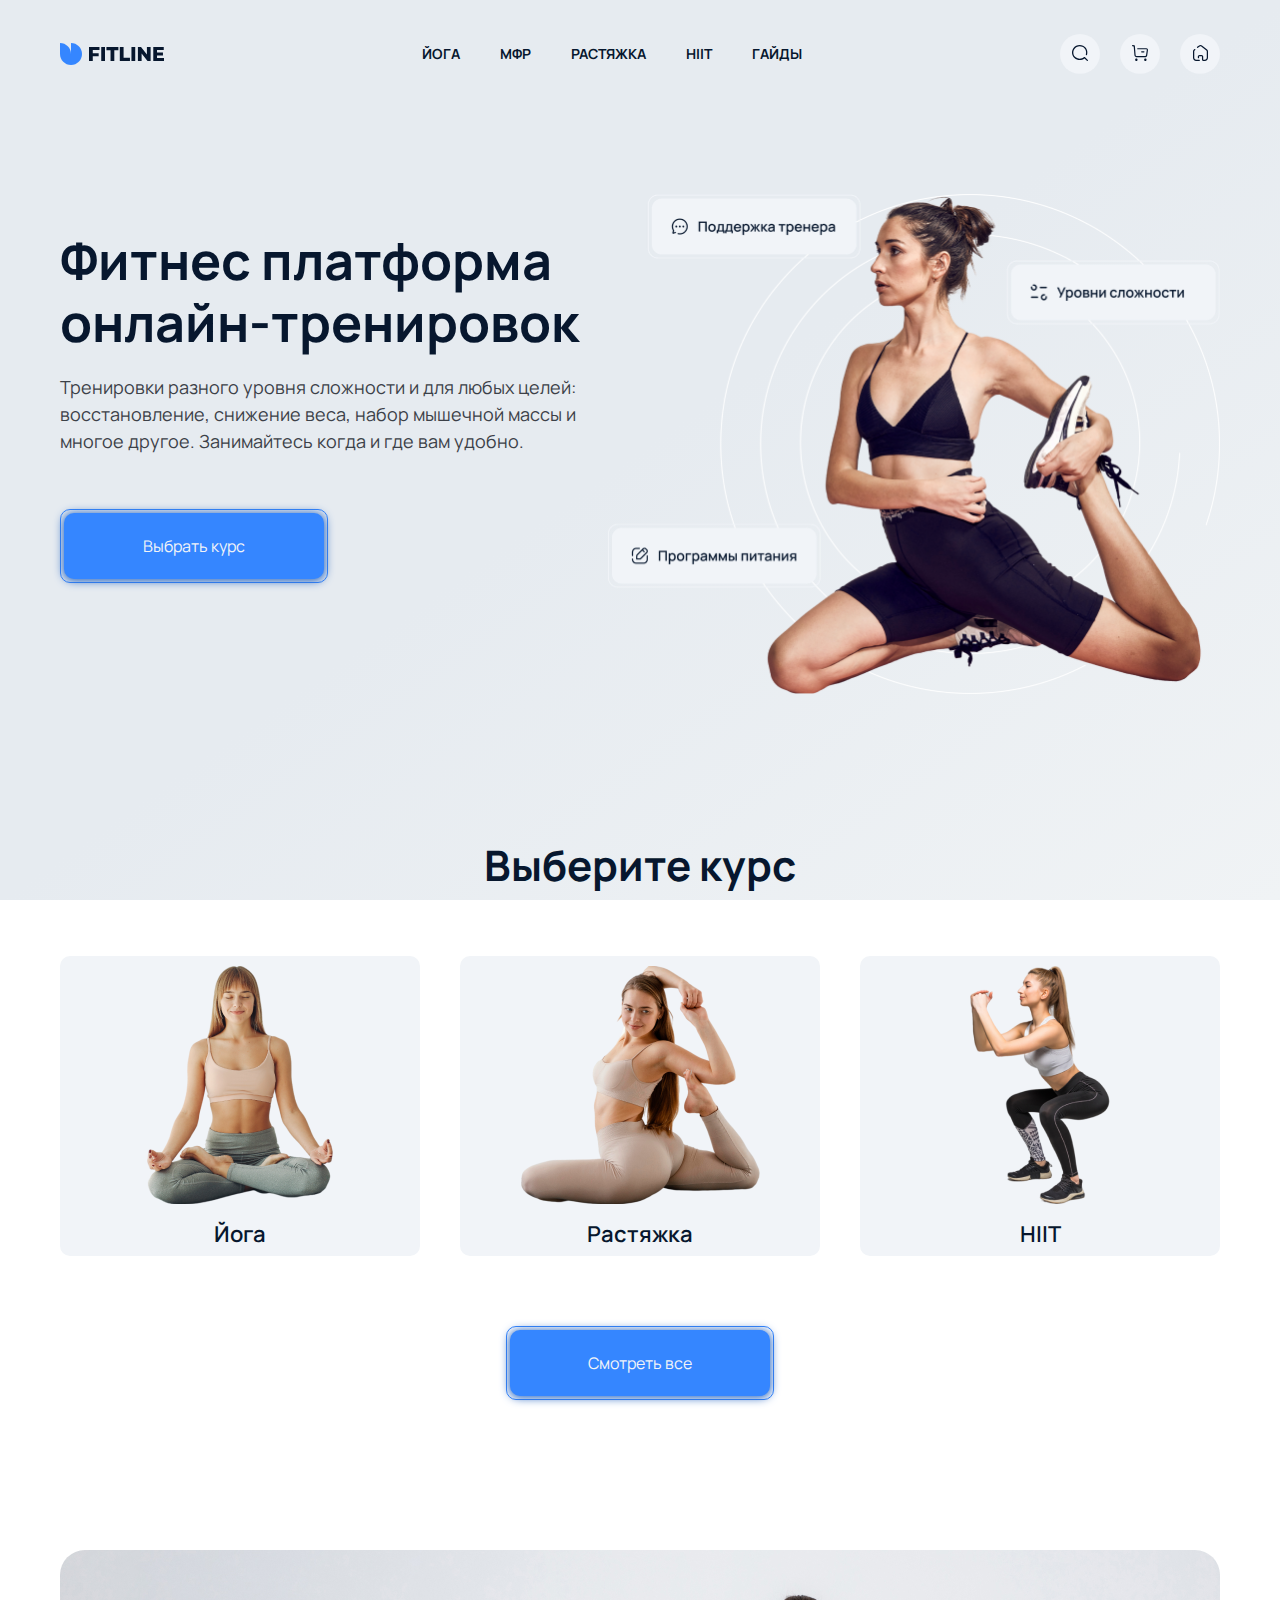
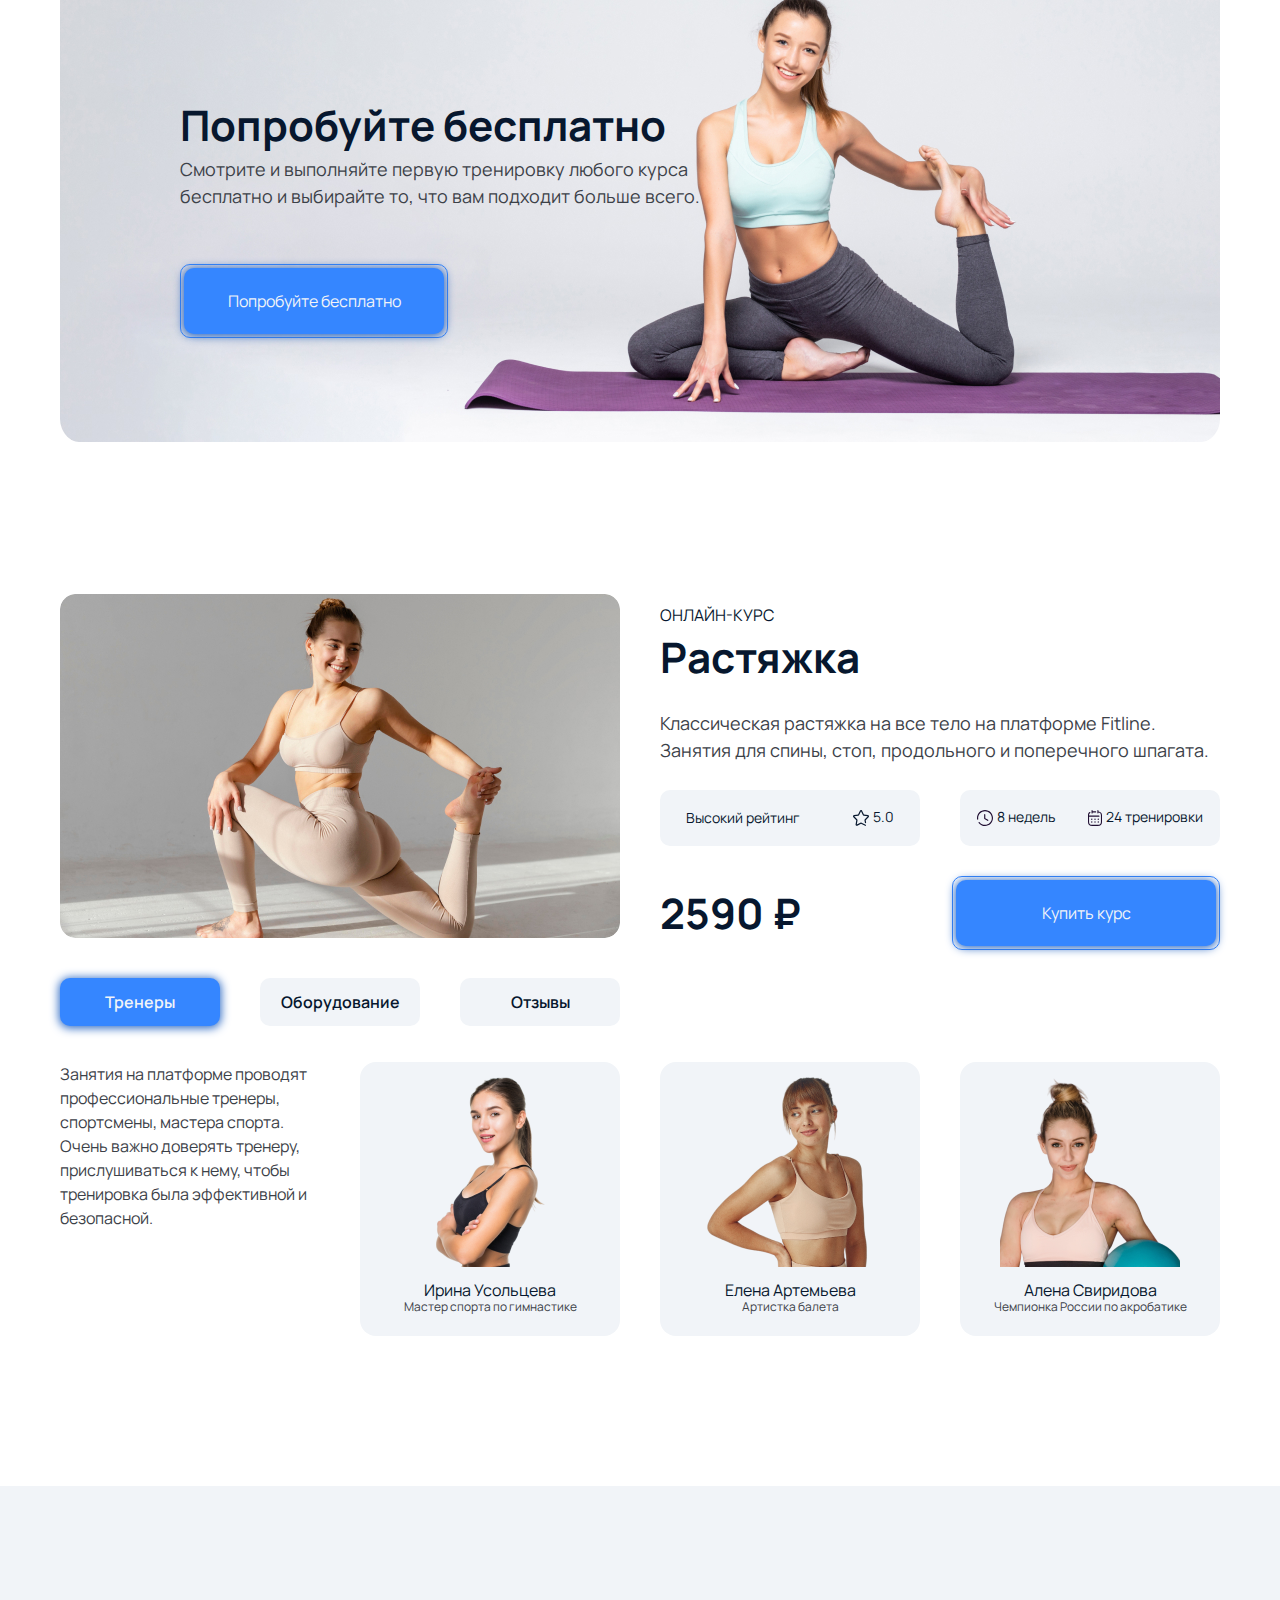
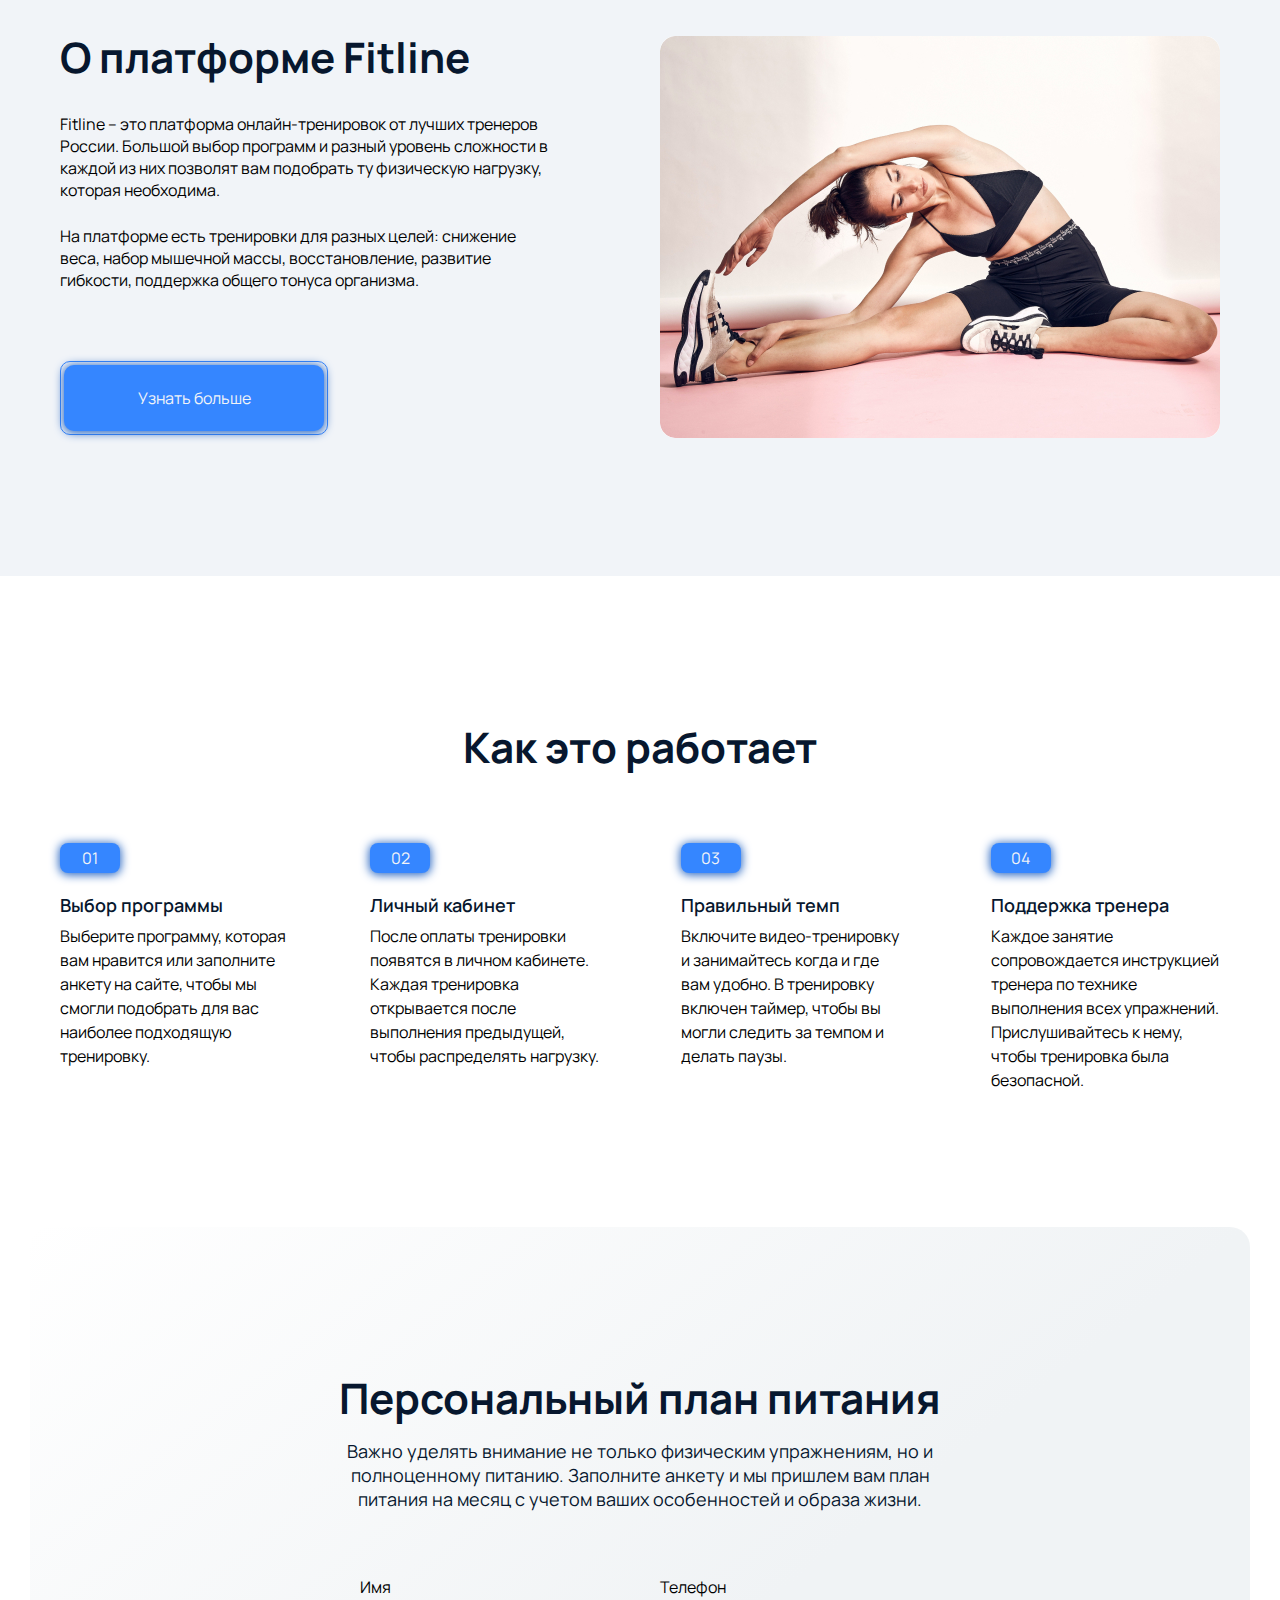
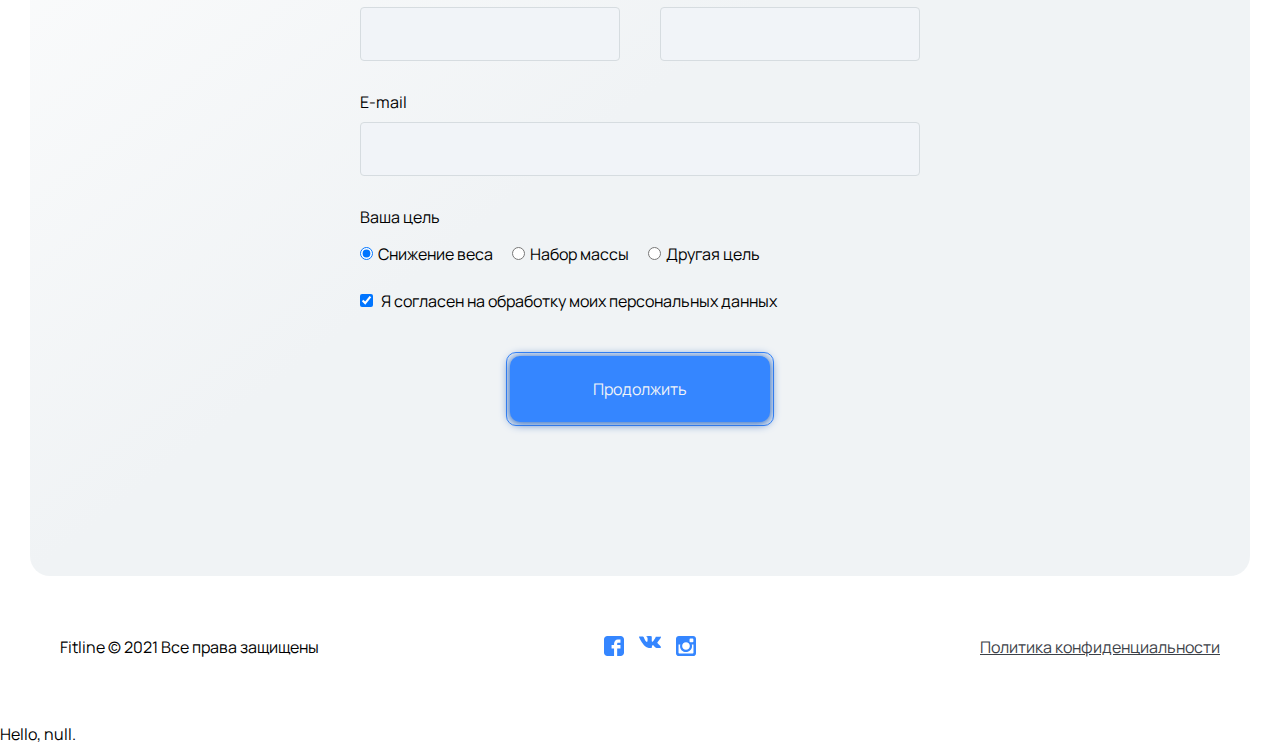
<file: index.html>
<!DOCTYPE html>
<html lang="ru">

<head>
    <meta charset="UTF-8">
    <meta http-equiv="X-UA-Compatible" content="IE=edge">
    <meta name="viewport" content="width=device-width, initial-scale=1.0">
    <title>Fitline</title>
    <link rel="stylesheet" href="./css/main.css">
    <link rel="stylesheet" href="./css/media.css">
    <link rel="preconnect" href="https://fonts.googleapis.com">
    <link rel="preconnect" href="https://fonts.gstatic.com" crossorigin>
    <link href="https://fonts.googleapis.com/css2?family=Manrope:wght@400;600;700&display=swap" rel="stylesheet">
</head>

<body>

    <!-- Header -->
    <header class="header">
        <section class="main-screen">
            <div class="container">
                <div class="nav">
                    <a href="#" class="logo">
                        <img src="./img/logotype.svg" alt="Fitline">
                    </a>
                    <ul class="nav-list">
                        <li class="nav-list__item"><a href="#">Йога</a></li>
                        <li class="nav-list__item"><a href="#">МФР</a></li>
                        <li class="nav-list__item"><a href="#">Растяжка</a></li>
                        <li class="nav-list__item"><a href="#">HIIT</a></li>
                        <li class="nav-list__item"><a href="#">Гайды</a></li>
                    </ul>
                    <ul class="user">
                        <li><a href="#" class="user__content user__content--search"></a></li>
                        <li><a href="#" class="user__content user__content--cart"></a></li>
                        <li><a href="#" class="user__content user__content--home"></a></li>
                    </ul>
                    <button class="nav-button">
                        <img src="./img/icons8-menu-30.png">
                    </button>
                </div>
                <div class="main-screen">
                    <div class="article">
                        <h1 class="h1 h1__main-screen">Фитнес платформа онлайн-тренировок</h1>
                        <p class="subtitle subtitle-in-main">Тренировки разного уровня сложности и для любых целей:
                            восстановление, снижение веса, набор мышечной массы
                            и многое другое. Занимайтесь когда и где вам удобно.</p>
                        <div class="button-in-main">
                            <button class="button">Выбрать курс</button>
                        </div>
                    </div>
                    <div class="main-screen--img">
                        <img src="./img/1.png">
                    </div>
                </div>
            </div>
        </section>
    </header>

    <!-- Courses -->

    <section class="courses">
        <div class="container">
            <h2 class="h2 h2__course">Выберите курс</h2>
            <div class='courses-kinds'>
                <div class="course__border">
                    <img src="./img/2.png" class="course__img">
                    <p class="courses-name">Йога</p>
                </div>
                <div class="course__border">
                    <img src="./img/3.png" class="course__img">
                    <p class="courses-name">Растяжка</p>
                </div>
                <div class="course__border">
                    <img src="./img/4.png" class="course__img">
                    <p class="courses-name">HIIT</p>
                </div>
            </div>
            <div class="button-course">
                <div class="button-in-main button-in-courses">
                    <button class="button">Смотреть все</button>
                </div>
            </div>
        </div>
    </section>

    <!-- Trial lesson -->

    <section class="trial">
        <div class="container">
            <div class="trial-lesson">
                <h2 class="h2 h2__trial">Попробуйте бесплатно</h2>
                <p class="subtitle subtitle-in-trial">Смотрите и выполняйте первую тренировку любого курса
                    бесплатно и выбирайте то, что вам подходит больше всего.</p>
                <div class="button-trial">
                    <div class="button-in-main button-in-trial">
                        <button class="button">Попробуйте бесплатно</button>
                    </div>
                </div>
            </div>
        </div>
    </section>

    <!-- Service card -->

    <section class='service-card'>
        <div class="container">
            <div class="service__online">
                <div class="service__online-course">
                    <div class="service__online-course--img">
                        <img src="./img/6.jpg" class="service__online-course--stretching">
                    </div>
                    <div class="service__online-course--info">
                        <div class="service-card__online--stretching">
                            <p class="service-card__online-course">ОНЛАЙН-КУРС</p>
                            <h2 class="h2 h2__service-card">Растяжка</h2>
                            <p class="subtitle">Классическая растяжка на все тело на платформе Fitline.
                                Занятия для спины, стоп, продольного и поперечного шпагата.</p>
                        </div>
                        <div class="border-service-card--information">
                            <div class="border-service-card">
                                <div>
                                    <p class="border-service-card-text">Высокий рейтинг</p>
                                </div>
                                <div class="border-service-card-text"><img src="./img/star.svg">
                                    <p>5.0</p>
                                </div>
                            </div>
                            <div class="border-service-card">
                                <div class="border-service-card-text"><img src="./img/time.svg">
                                    <p>8 недель</p>
                                </div>
                                <div class="border-service-card-text"><img src="./img/calendar.svg">
                                    <p>24 тренировки</p>
                                </div>
                            </div>
                        </div>
                        <div class="border-service-card-price">
                            <h2 class="h2 h2__cost">2590 ₽</h2>
                            <div class="button-in-main button-in-trial">
                                <button class="button">Купить курс</button>
                            </div>
                        </div>
                    </div>
                </div>
            </div>
            <div class="online-course__sections-block">
                <ul class="online-course online-course__sections">
                    <li><a href="#" class="online-course-information online-course-information--active
                            alt="">Тренеры</a></li>
                    <li><a href=" #" class="online-course-information
                            alt="">Оборудование</a></li>
                    <li><a href=" #" class="online-course-information
                            alt="">Отзывы</a></li>
                </ul>
            </div>

            <div class=" online-course-card">
                            <div class="online-course-block-text">
                                <p class="online-course--text">Занятия на платформе проводят профессиональные тренеры,
                                    спортcмены, мастера спорта. Очень важно доверять тренеру, прислушиваться к нему,
                                    чтобы
                                    тренировка была эффективной
                                    и безопасной.</p>
                            </div>
                            <div class="online-course-border">
                                <div class="online-course-border__teacher">
                                    <div class="online-course-border--irina"></div>
                                </div>
                                <p class="online-course-name-teacher">Ирина Усольцева</p>
                                <p class="online-course-achievements">Мастер спорта по гимнастике</p>
                            </div>
                            <div class="online-course-border">
                                <div class="online-course-border__teacher">
                                    <div class="online-course-border--elena"></div>
                                </div>
                                <p class="online-course-name-teacher">Елена Артемьева</p>
                                <p class="online-course-achievements">Артистка балета</p>
                            </div>
                            <div class="online-course-border">
                                <div class="online-course-border__teacher">
                                    <div class="online-course-border--alena"></div>
                                </div>
                                <p class="online-course-name-teacher">Алена Свиридова</p>
                                <p class="online-course-achievements">Чемпионка России по акробатике</p>
                            </div>
            </div>
        </div>
        </div>
    </section>

    <!-- About us -->

    <section class="about-us">
        <div class="container">
            <div class="about-us__fitline">
                <div class="about-us__fitline-details">
                    <h2 class="h2 h2__about-us">О платформе Fitline</h2>
                    <p class="about-us__fitline-text">Fitline – это платформа онлайн-тренировок от лучших тренеров
                        России. Большой выбор программ и разный уровень сложности в каждой из них позволят вам подобрать
                        ту физическую нагрузку, которая необходима.</p>
                    <p>На платформе есть тренировки для разных целей: снижение веса, набор мышечной массы,
                        восстановление, развитие гибкости, поддержка общего тонуса организма. </p>
                    <div class="button-about-us">
                        <div class="button-in-main button-in-about-us">
                            <button class="button ">Узнать больше</button>
                        </div>
                    </div>
                </div>
                <div>
                    <img src="./img/10.jpg">
                </div>
            </div>
        </div>
    </section>

    <!-- How it works -->

    <section class="how-it-works">
        <div class="container">
            <h2 class="h2 h2-how-it-works">Как это работает</h2>
            <div>
                <ul class="how-it-works--steps">
                    <li class="how-it-works--info">
                        <p class="how-it-works--number">01</p>
                        <p class="how-it-works--programm">Выбор программы</p>
                        <p>Выберите программу, которая вам нравится или заполните анкету на сайте, чтобы мы смогли
                            подобрать для вас наиболее подходящую тренировку.</p>
                    </li>
                    <li class="how-it-works--info">
                        <p class="how-it-works--number">02</p>
                        <p class="how-it-works--programm">Личный кабинет</p>
                        <p>После оплаты тренировки появятся в личном кабинете. Каждая тренировка открывается после
                            выполнения предыдущей, чтобы распределять нагрузку.</p>
                    </li>
                    <li class="how-it-works--info">
                        <p class="how-it-works--number">03</p>
                        <p class="how-it-works--programm">Правильный темп</p>
                        <p>Включите видео-тренировку
                            и занимайтесь когда и где вам удобно. В тренировку включен таймер, чтобы вы могли следить за
                            темпом и делать паузы.</p>
                    </li>
                    <li class="how-it-works--info">
                        <p class="how-it-works--number">04</p>
                        <p class="how-it-works--programm">Поддержка тренера</p>
                        <p>Каждое занятие сопровождается инструкцией тренера по технике выполнения всех упражнений.
                            Прислушивайтесь к нему, чтобы тренировка была безопасной.</p>
                    </li>
                </ul>
            </div>
        </div>
    </section>

    <!-- Sending form -->

    <section class="sending">
        <div class="container container__sending">
            <div class="sending-form">
                <div class="sending-form--text">
                    <h2 class="h2 h2-sending">Персональный план питания</h2>
                    <p class="sending__text">Важно уделять внимание не только физическим упражнениям, но и
                        полноценному питанию. Заполните анкету и мы пришлем вам план
                        питания на месяц с учетом ваших особенностей и образа жизни. </p>
                </div>
                <div class="text-field-main">
                    <div class="text-field">
                        <label class="text-field__label" for="login">Имя</label>
                        <input class="text-field__input" type="text" name="login" id="login">
                    </div>
                    <div class="text-field">
                        <label class="text-field__label" for="phone">Телефон</label>
                        <input class="text-field__input" type="tel" name="phone" id="phone">
                    </div>
                </div>
                <div class="text-field-second">
                    <label class="text-field__label" for="e-mail">E-mail</label>
                    <input class="text-field__input text-field__input--email" type="text" name="e-mail" id="email">
                </div>
                <div class="rate">
                    <div class="rate--choice">
                        <p>Ваша цель</p>
                    </div>
                    <div class="label--radio">
                        <label>
                            <input type="radio" name="sex" checked>Снижение веса
                            <div class="radio-control male"></div>
                        </label>
                        <label>
                            <input type="radio" name="sex">Набор массы
                            <div class="radio-control female"></div>
                        </label>
                        <label>
                            <input type="radio" name="sex">Другая цель
                            <div class="radio-control female"></div>
                        </label>
                    </div>
                    <div>
                        <div class="checkpoint">
                            <input type="checkbox" id="scales" name="scales" checked>
                            <label for="scales" class="agreement">Я согласен на обработку моих персональных
                                данных</label>
                        </div>
                    </div>
                    <div class="button-sending-form">
                        <div class="button-in-main button-in-sending-form">
                            <button class="button ">Продолжить</button>
                        </div>
                    </div>
                </div>
            </div>
        </div>
    </section>

    <!-- Footer -->

    <footer class="footer">
        <div class="container">
            <div class="footer-list">
                <div>
                    <p>Fitline © 2021 Все права защищены</p>
                </div>
                <div class="footer-icons">
                    <div class="footer-list-icon"><a href="#"><img src="./img/facebook.svg" alt=""></a></div>
                    <div class="footer-list-icon"><a href="#"><img src="./img/vk.svg" alt=""></a></div>
                    <div class="footer-list-icon"><a href="#"><img src="./img/instagram.svg" alt=""></a></div>
                </div>
                <div>
                    <a href="#">Политика конфиденциальности</a>
                </div>
            </div>
        </div>
    </footer>
    <script src="/script.js"></script>
</body>

</html>
</file>
<file: css/media.css>
@media (min-width: 1260px) {
}

@media (min-width: 1024px), (max-width: 1259px) {
}

@media (max-width: 768px) {
  .container {
    max-width: 708px;
  }
  .nav-list {
    display: none;
  }
  .user {
    display: none;
  }
  .nav-button {
    display: block;
    border-radius: 50%;
    box-shadow: 0 0 0 0.2rem grey;
  }
  .main-screen {
    flex-direction: column-reverse;
  }
  .h1 {
    font-size: 40px;
    line-height: 40px;
  }
  .courses {
    padding-top: 54px;
    padding-bottom: 0px;
  }
  .h2__course {
    padding-bottom: 54px;
  }
  .course__border:not(:last-child) {
    margin-bottom: 30px;
  }
  .button-course {
    padding-top: 54px;
    padding-bottom: 54px;
    display: flex;
    justify-content: center;
  }
  .button-trial {
    display: flex;
    justify-content: center;
  }
  .h2 {
    font-size: 32px;
    line-height: 32px;
  }
  .trial-lesson {
    padding-left: 0px;
    padding-bottom: 0px;
  }
  .h2__trial {
    padding-top: 30px;
    text-align: center;
  }
  .subtitle-in-trial {
    max-width: 100%;
    text-align: center;
    padding: 0 10px 25px 10px;
  }
  .button-in-trial {
    display: flex;
    padding: 3px;
    border-radius: 10px;
    border: 1px solid #3586ff;
    justify-content: center;
  }
  .button {
    max-width: 230px;
  }
  .trial-lesson {
    background-position: 50%;
  }
  .service-card {
    padding-top: 54px;
    padding-bottom: 54px;
  }
  .h2__service-card {
    padding-bottom: 20px;
  }
  .border-service-card {
    margin-bottom: 30px;
  }
  .border-service-card-price {
    padding-top: 0px;
    display: flex;
    justify-content: center;
  }
  .service__online-course {
    display: block;
  }
  .service__online-course--img {
    padding-bottom: 0px;
  }
  .h2__cost {
    padding-bottom: 30px;
  }
  .online-course {
    justify-content: center;
  }
  .online-course__sections-block {
    padding-top: 30px;
  }
  .online-course-information {
    margin-bottom: 15px;
  }
  .online-course-border {
    margin-top: 20px;
  }
  .online-course-card {
    justify-content: center;
  }
  .about-us__fitline {
    flex-direction: column-reverse;
  }
  .about-us {
    padding-top: 54px;
    padding-bottom: 54px;
  }
  .h2__about-us {
    padding-top: 20px;
    padding-bottom: 20px;
  }
  .button-in-about-us {
    display: flex;
    padding: 3px;
    border-radius: 10px;
    border: 1px solid #3586ff;
    justify-content: center;
    margin-top: 54px;
  }
  .button-about-us {
    display: flex;
    justify-content: center;
  }
  .how-it-works {
    padding-bottom: 54px;
    padding-top: 54px;
  }
  .h2-how-it-works {
    padding-bottom: 30px;
  }
  .how-it-works--info {
    margin-bottom: 30px;
    max-width: 100%;
  }
  .sending-form {
    padding-top: 54px;
  }
  .sending__text {
    display: block;
    text-align: start;
  }
  .sending-form--text {
    text-align: start;
  }
  .text-field-main {
    padding-top: 44px;
  }
  .text-field__input--email {
    max-width: 260px;
  }
  .label--radio {
    display: block;
  }
  .footer-list {
    flex-wrap: wrap;
    row-gap: 10px;
  }
  .footer {
    padding-bottom: 54px;
    padding-top: 54px;
  }
}
</file>
<file: css/main.css>
@import "reset.css";
body {
  font-family: "Manrope", sans-serif;
  background: linear-gradient(
    to left top,
    rgba(240, 243, 245, 1),
    rgba(230, 235, 240, 1),
    rgba(230, 235, 240, 1)
  );
  background-attachment: fixed;
}

.container {
  max-width: 1220px;
  padding: 0 30px;
  margin: 0 auto;
}

.header {
  padding-top: 34px;
}

.header a {
  display: flex;
  font-size: 14px;
  color: #07172e;
  line-height: 14px;
}

.nav {
  display: flex;
  justify-content: space-between;
  align-items: center;
  flex-wrap: wrap;
}

.nav-button {
  display: none;
}

.nav-list {
  display: flex;
  column-gap: 40px;
  flex-wrap: wrap;
}

.user {
  display: flex;
  column-gap: 20px;
  flex-wrap: wrap;
}

.user__content {
  background: #f1f4f8;
  border-radius: 50%;
}

.user__content--search {
  background-image: url(../img/search.svg);
  background-position: 80px 83px;
  width: 40px;
  height: 40px;
}
.user__content--cart {
  background-image: url(../img/cart.svg);
  background-position: 80px 83px;

  width: 40px;
  height: 40px;
}
.user__content--home {
  background-image: url(../img/home.svg);
  background-position: 80px 83px;

  width: 40px;
  height: 40px;
}

.nav-list__item {
  text-transform: uppercase;
  font-weight: bold;
}

.h1 {
  font-size: 52px;
  font-weight: 700;
}

.h1__main-screen {
  color: #07172e;
  line-height: 62px;
}

.h2 {
  font-size: 42px;
  font-weight: 700;
  line-height: 42px;
  color: #07172e;
}

.h2__course {
  display: flex;
  justify-content: center;
  align-items: center;
  padding-bottom: 70px;
}

.h2__trial {
  padding-top: 154px;
  padding-bottom: 10px;
}

.h2__service-card {
  padding-bottom: 32px;
}

.h2__about-us {
  padding-bottom: 35px;
}

.subtitle {
  font-size: 18px;
  color: #3c4148;
  line-height: 27px;
}

.subtitle-in-trial {
  padding-bottom: 54px;
  max-width: 538px;
}

.button {
  display: flex;
  width: 260px;
  height: 66px;
  background: #3586ff;
  color: #f1f4f8;
  border-radius: 10px;
  justify-content: center;
  align-items: center;
  box-shadow: 0px 1px 10px 1px #2866c2;
}

.button-in-main {
  display: inline-block;
  padding: 3px;
  border-radius: 10px;
  border: 1px solid #3586ff;
}

.main-screen {
  display: flex;
  justify-content: space-between;
  align-items: center;
}

.main-screen--img {
  width: 100%;
  padding-top: 120px;
}

.article {
  max-width: 548px;
  padding-top: 45px;
}

.service-card {
  padding-top: 150px;
  padding-bottom: 150px;
}

.subtitle-in-main {
  line-height: 27px;
  padding-bottom: 54px;
  padding-top: 20px;
}

.courses {
  padding-top: 150px;
}

.courses-kinds {
  display: flex;
  column-gap: 40px;
  flex-wrap: wrap;
  justify-content: center;
}

.courses-name {
  display: flex;
  font-size: 22px;
  color: #07172e;
  justify-content: center;
  font-weight: 600;
  padding-top: 15px;
}

.course__img {
  display: flex;
  justify-content: center;
  margin: 0 auto;
}

.course__border {
  width: 360px;
  height: 300px;
  border-radius: 10px;
  background-color: #f1f4f8;
  padding-top: 10px;
}

.button-in-courses {
  display: flex;
  padding: 3px;
  border-radius: 10px;
  border: 1px solid #3586ff;
  justify-content: center;
}

.button-course {
  padding-top: 70px;
  padding-bottom: 150px;
  display: flex;
  justify-content: center;
}

.trial-lesson {
  background-image: url("../img/5.jpg");
  padding-left: 120px;
  padding-bottom: 106px;
  background-repeat: no-repeat;
  border-radius: 25px;
}

.service-card__online {
  padding-top: 150px;
}

.service-card__online-course {
  font-family: 600;
  line-height: 42px;
  color: #07172e;
}

.service__online-course {
  display: flex;
  justify-content: space-between;
}

.border-service-card {
  width: 260px;
  height: 56px;
  background: #f1f4f8;
  border-radius: 10px;
  display: flex;
  justify-content: space-around;
  align-items: center;
}

.border-service-card--information {
  display: flex;
  justify-content: space-between;
  padding-top: 26px;
  flex-wrap: wrap;
}

.border-service-card-text {
  color: #07172e;
  font-size: 14px;
  line-height: 14px;
  display: flex;
  column-gap: 4px;
}

.border-service-card-price {
  display: flex;
  justify-content: space-between;
  align-items: center;
  padding-top: 30px;
  flex-wrap: wrap;
}

.online-course {
  display: flex;
  column-gap: 40px;
  padding-bottom: 36px;
  flex-wrap: wrap;
}

.online-course-information {
  width: 160px;
  height: 48px;
  background-color: #f1f4f8;
  border-radius: 10px;
  align-items: center;
  display: flex;
  justify-content: center;
  color: #07172e;
  font-weight: 600;
}

.online-course-information--active {
  background-color: #3586ff;
  color: #f1f4f8;
  box-shadow: 0px 1px 10px 1px #2866c2;
}
.online-course-information--active a {
  color: #f1f4f8;
}

.service__online-course--img {
  max-width: 100%;
  padding-bottom: 40px;
}

.service__online-course--stretching {
  border-radius: 15px;
}

.service-card__online--stretching {
  max-width: 560px;
}

.online-course-border--card {
  width: 260px;
  height: 274px;
  background-color: #f1f4f8;
  border-radius: 16px;
}

.online-course-border--irina {
  width: 180px;
  height: 190px;
  background: url("../img/7.png") no-repeat;
  background-position: top;
}

.online-course-border--elena {
  height: 190px;
  width: 180px;
  background: url("../img/8.png") no-repeat;
  background-position: top;
}

.online-course-border--alena {
  height: 190px;
  width: 180px;
  background: url("../img/9.png") no-repeat;
  background-position: top;
}

.online-course-card {
  display: flex;
  justify-content: space-between;
  flex-wrap: wrap;
}

.online-course-border {
  width: 260px;
  height: 274px;
  border-radius: 16px;
  background-color: #f1f4f8;
}

.online-course-border__teacher {
  display: flex;
  justify-content: center;
  padding-top: 15px;
  padding-bottom: 15px;
}

.online-course-teachers {
  display: flex;
  justify-content: space-between;
}

.online-course--text {
  max-width: 260px;
  color: #3c4148;
  line-height: 24px;
}

.online-course-name-teacher {
  color: #07172e;
  line-height: 16px;
  font-size: 600;
  align-items: center;
  justify-content: center;
  display: flex;
}

.online-course-achievements {
  color: #3c4148;
  font-size: 12px;
  line-height: 17px;
  align-items: center;
  justify-content: center;
  display: flex;
}

.about-us {
  padding-top: 150px;
  padding-bottom: 138px;
  background: #f1f4f8;
}

.about-us__container {
  display: flex;
  justify-content: space-between;
}

.about-us__fitline {
  display: flex;
  justify-content: space-between;
}

.about-us__fitline img {
  border-radius: 15px;
}

.about-us__fitline-details {
  max-width: 494px;
}

.button-in-about-us {
  margin-top: 70px;
}

.about-us__fitline-text {
  padding-bottom: 24px;
}

.how-it-works {
  padding-bottom: 135px;
  padding-top: 150px;
}

.how-it-works--steps {
  display: flex;
  justify-content: space-between;
  flex-wrap: wrap;
}

.h2-how-it-works {
  padding-bottom: 75px;
  display: flex;
  justify-content: center;
}

.how-it-works--number {
  background-color: #3586ff;
  box-shadow: 0px 1px 10px 1px #2866c2;
  width: 60px;
  height: 30px;
  border-radius: 8px;
  color: #f1f4f8;
  display: flex;
  justify-content: center;
  align-items: center;
  margin-bottom: 20px;
}

.how-it-works--info {
  max-width: 229px;
  line-height: 24px;
}

.how-it-works--programm {
  color: #07172e;
  font-size: 18px;
  font-weight: 600;
  padding-bottom: 7px;
}
input[type="text"] {
  font-family: inherit;
  font-size: inherit;
  line-height: inherit;
  margin: 0;
}
.form__subscribe {
  box-sizing: border-box;
  color: #dedede;
}
.text-field__label {
  display: block;
  margin-bottom: 0.25rem;
  padding-bottom: 5px;
}
.text-field__input {
  padding: 0 10px;
  display: block;
  width: 260px;
  height: 54px;
  font-family: inherit;
  font-weight: 400;
  color: #dedede;
  background-color: #f1f4f8;
  background-clip: padding-box;
  border: 1px solid #d6dce0;
  border-radius: 4px;
  transition: border-color 0.15s ease-in-out, box-shadow 0.15s ease-in-out;
}

.text-field__input--email {
  padding: 0 10px;
  display: block;
  width: 560px;
  height: 54px;
  font-family: inherit;
  font-weight: 400;
  color: #dedede;
  background-color: #f1f4f8;
  background-clip: padding-box;
  border: 1px solid #d6dce0;
  border-radius: 4px;
  transition: border-color 0.15s ease-in-out, box-shadow 0.15s ease-in-out;
}

.text-field__input::placeholder {
  color: #d6dce0;
  opacity: 0.4;
}

.text-field__input:focus {
  color: #3c4148;
  background-color: #fff;
  border-color: #bdbdbd;
  outline: 0;
  box-shadow: 0 0 0 0.2rem rgba(158, 158, 158, 0.25);
}

.text-field__input:disabled,
.text-field__input[readonly] {
  background-color: #f5f5f5;
  opacity: 1;
}
.text-field {
  padding-bottom: 20px;
}

.text-field-main {
  display: flex;
  justify-content: space-between;
  max-width: 560px;
  margin: 0 auto;
  padding-top: 65px;
  flex-wrap: wrap;
}
.text-field-second {
  justify-content: space-between;
  max-width: 560px;
  margin: 0 auto;
  padding-top: 10px;
  padding-bottom: 30px;
}

.sending-form {
  max-width: 640px;
  margin: 0 auto;
  padding-top: 150px;
}

.container__sending {
  border-radius: 20px;
  background: linear-gradient(
    to left top,
    rgba(240, 243, 245, 1),
    rgba(240, 243, 245, 1),
    rgba(255, 255, 255, 1)
  );
}

.h2-sending {
  display: flex;
  justify-content: center;
}
.sending__text {
  display: flex;
  justify-content: center;
  text-align: center;
  font-size: 18px;
  color: #07172e;
  padding-top: 20px;
}
.sending-form--text {
  text-align: center;
}
.label--radio {
  display: flex;
  padding-top: 15px;
  padding-bottom: 25px;
  gap: 19px;
  align-items: center;
  margin: 0 auto;
  flex-wrap: wrap;
}
.label--radio input {
  margin-right: 5px;
}
.checkpoint {
  padding-bottom: 40px;
}
.form {
  display: flex;
  justify-content: space-between;
}
.rate {
  max-width: 560px;
  margin: 0 auto;
}

.button-sending-form {
  display: flex;
  justify-content: center;
  padding-bottom: 150px;
}

.footer {
  padding-bottom: 65px;
  padding-top: 60px;
}

.footer-list {
  display: flex;
  justify-content: space-between;
  align-items: center;
}
.footer-icons {
  display: flex;
  column-gap: 15px;
  align-items: center;
}
.footer a {
  color: #3c4148;
  text-decoration: underline;
}

.test {
  color: black;
  height: 400px;
  background: url("../img/1.png") 50% 50% no-repeat;
}

.footer-list-icon {
  display: flex;
}

.agreement {
  padding-left: 5px;
}
</file>
